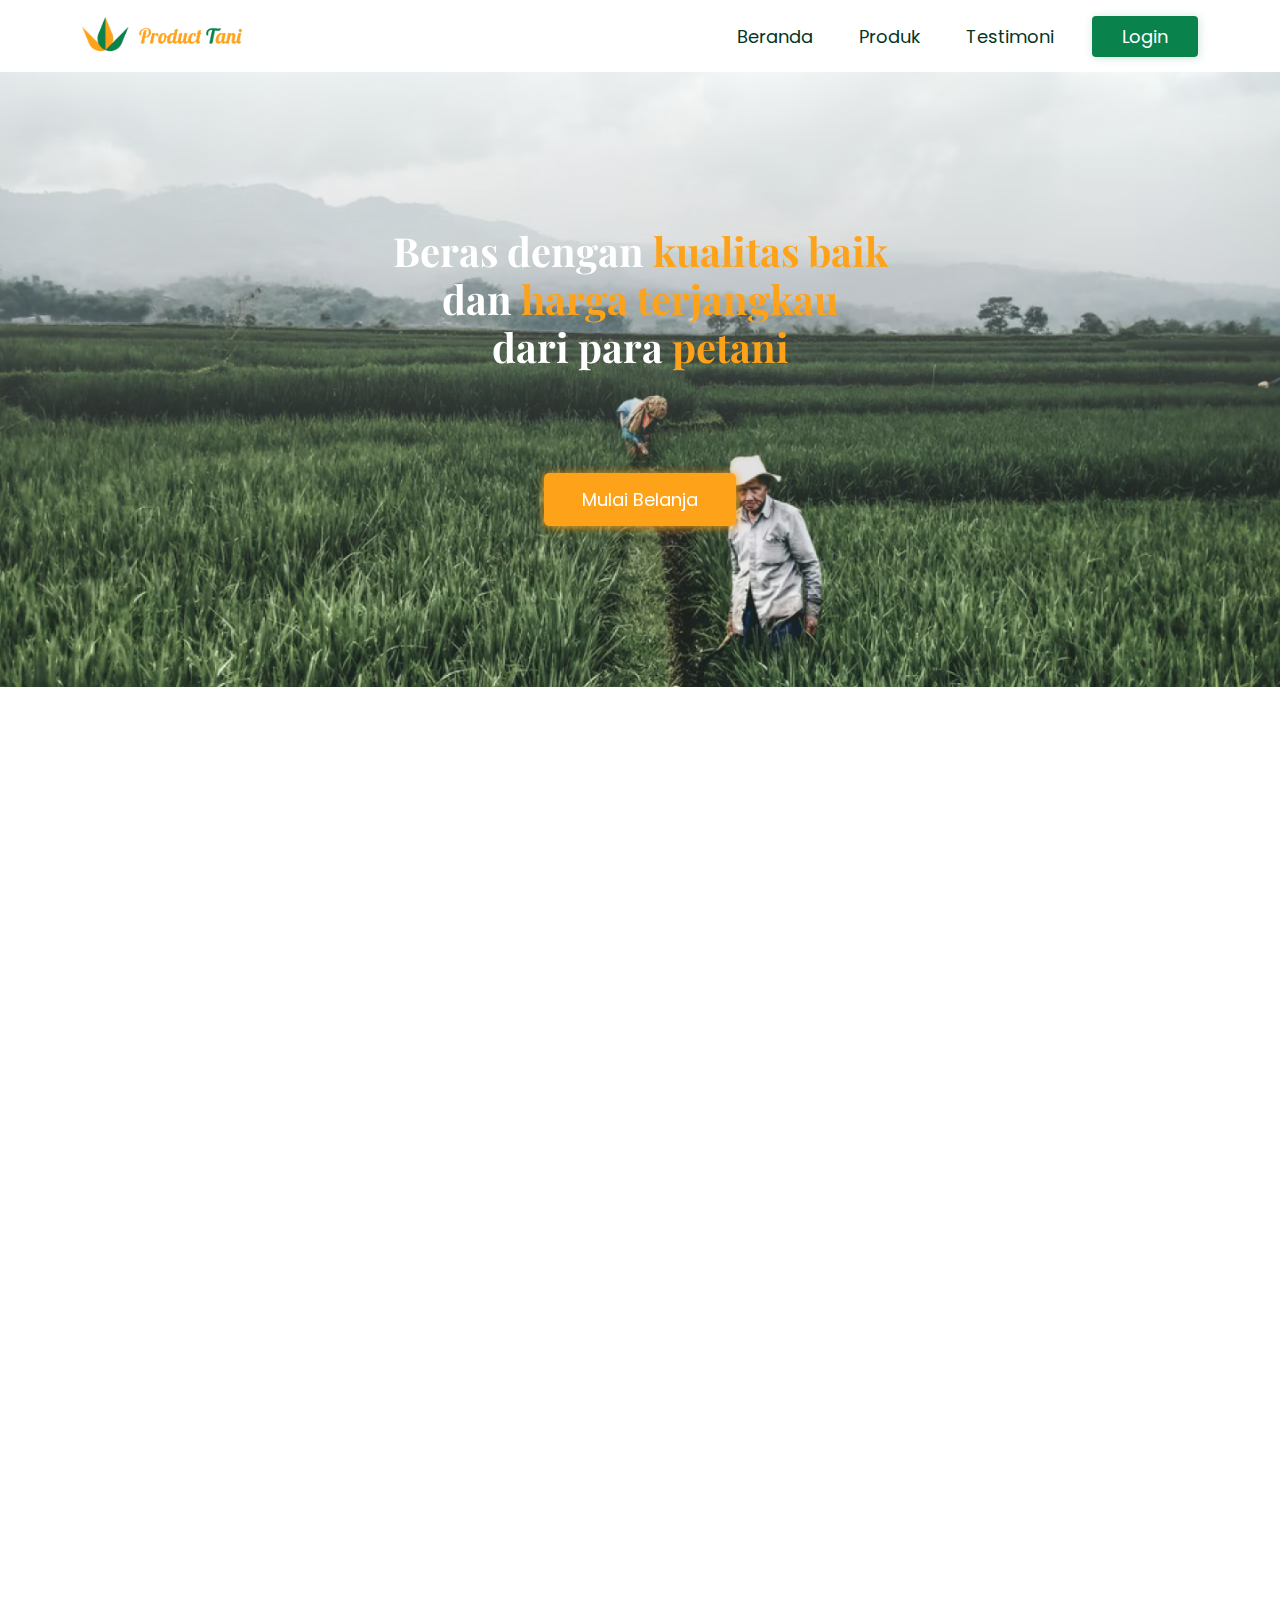
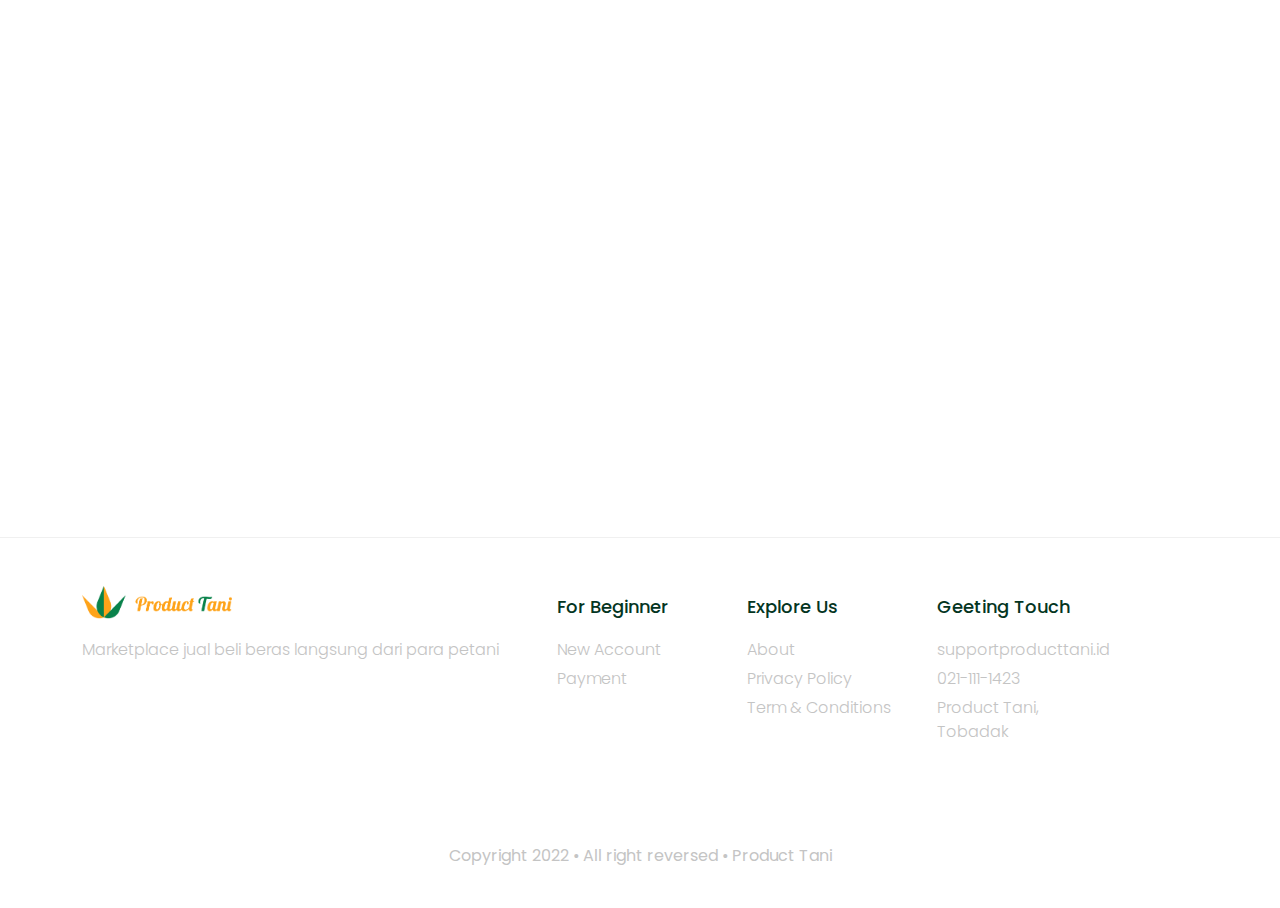
<file: index.html>
<!DOCTYPE html>
<html lang="en">
<head>
    <meta charset="UTF-8">
    <meta http-equiv="X-UA-Compatible" content="IE=edge">
    <meta name="viewport" content="width=device-width, initial-scale=1.0">
    <link rel="stylesheet" href="asset/bootstrap/css/bootstrap.min.css">
    <link rel="stylesheet" href="style.css">
    <link rel="stylesheet" href="asset/aos/css/aos.css">
    <title>Beranda</title>
</head>
<body>
    <nav class="navbar navbar-expand-lg navbar-light bg-nav">
        <div class="container py-1">
            <a class="navbar-brand text-brand" href="#">
                <img src="asset/img/logo.png" alt="logo" class="img-fluid" width="160px">
            </a>
            <button class="navbar-toggler" type="button" data-bs-toggle="collapse" data-bs-target="#navbarNav" aria-controls="navbarNav" aria-expanded="false" aria-label="Toggle navigation">
            <span class="navbar-toggler-icon"></span>
            </button>
            <div class="collapse navbar-collapse justify-content-end" id="navbarNav">
                <ul class="navbar-nav">
                    <li class="nav-item">
                        <a class="nav-link custom-menu-nav" aria-current="page" href="index.html">Beranda</a>
                    </li>
                    <li class="nav-item">
                        <a class="nav-link custom-menu-nav" href="produk.html">Produk</a>
                    </li>
                    <li class="nav-item">
                        <a class="nav-link custom-menu-nav" href="#">Testimoni</a>
                    </li>
                    <li class="nav-item mt-2">
                        <a class="btn-custom-menu-nav" href="signin.html">Login</a>
                    </li>
                    <!-- <li class="nav-item">
                        <a class="nav-link btn-custom-menu-nav" href="#">Profile</a>
                    </li> -->
                </ul>
            </div>
        </div>
    </nav>
    <header>
        <h1 class="text-center" data-aos="fade-up"
        data-aos-anchor-placement="top-bottom" data-aos-duration="3000">Beras dengan <span>kualitas baik</span> <br>
            dan <span>harga terjangkau</span> <br>
            dari para <span>petani</span>
        </h1>
        <div class="text-center" data-aos="fade-up"
        data-aos-anchor-placement="top-bottom" data-aos-duration="3000">
            <a href="produk.html">Mulai Belanja</a>
        </div>
    </header>
    <main class="container">
        <section class="benefit row justify-content-center">
            <div class="col-10 col-sm-9 col-md-6 col-lg-4">
                <div class="card-benefit mb-3" data-aos="fade-right" data-aos-duration="1000">
                    <div class="d-flex px-3">
                        <div class="mt-3 ml-3">
                            <img src="asset/img/icon-quality.png" width="80px" alt="benefit-produk">
                        </div>
                        <div class="mt-4 benefit-deskripsi">
                            <h6>Kualitas Baik</h6>
                            <p>Untuk kualitas beras sangat baik tentunya</p>
                        </div>
                    </div>
                </div>
            </div>
            <div class="col-10 col-sm-9 col-md-6 col-lg-4">
                <div class="card-benefit mb-3" data-aos="fade-up" data-aos-duration="1000">
                    <div class="d-flex px-3">
                        <div class="mt-3 ml-3">
                            <img src="asset/img/icon-price.png" width="80px" alt="">
                        </div>
                        <div class="mt-4 benefit-deskripsi">
                            <h6>Harga Murah</h6>
                            <p>Harga yang ditawarkan para petani murah</p>
                        </div>
                    </div>
                </div>
            </div>
            <div class="col-10 col-sm-9 col-md-6 col-lg-4">
                <div class="card-benefit mb-3" data-aos="fade-left" data-aos-duration="1000">
                    <div class="d-flex px-3">
                        <div class="mt-3 ml-3">
                            <img src="asset/img/icon-product.png" width="80px" alt="">
                        </div>
                        <div class="mt-4 benefit-deskripsi">
                            <h6>Jenis Beras</h6>
                            <p>Banyak jenis beras yang dijual oleh para petani</p>
                        </div>
                    </div>
                </div>
            </div>
        </section>
        <section class="product">
            <div class="title-product" data-aos="zoom-in-up" data-aos-duration="1000">
                <h1 class="text-center">Produk</h1>
                <p class="text-center">“Berbagai jenis beras dengan harga relatif murah”</p>
            </div>
            <div class="row justify-content-center">
                <div class="col-8 col-sm-6 col-md-6 col-lg-4 col-xl-3">
                    <div class="card-product mb-3" data-aos="zoom-in-up" data-aos-duration="1000">
                        <img src="asset/img/product (1).png" class="w-100 img-fluid px-3 pt-3" alt="">
                        <div class="px-3">
                            <h4>Beras Rojolele</h4>
                            <h6>Rp 16.000/kg</h6>
                        </div>
                        <hr>
                        <div class="row px-3 profile-product pb-2">
                            <div class="col d-flex">
                                <div>
                                    <img src="asset/img/profile (1).png" width="40px" alt="">
                                </div>
                                <div>
                                    <p>Isma</p>
                                </div>
                            </div>
                            <div class="col-4 justify-content-center">
                                <div class="btn-buy-profile">
                                    <a href="">Beli</a>
                                </div>
                            </div>                            
                        </div>
                    </div>
                </div>
                <div class="col-8 col-sm-6 col-md-6 col-lg-4 col-xl-3">
                    <div class="card-product mb-3" data-aos="zoom-in-up" data-aos-duration="1000">
                        <img src="asset/img/product (2).png" class="w-100 img-fluid px-3 pt-3" alt="">
                        <div class="px-3">
                            <h4>Beras Pandanwangi</h4>
                            <h6>Rp 11.000/kg</h6>
                        </div>
                        <hr>
                        <div class="row px-3 profile-product pb-2">
                            <div class="col d-flex">
                                <div>
                                    <img src="asset/img/profile (2).png" width="40px" alt="">
                                </div>
                                <div>
                                    <p>M.Yusuf</p>
                                </div>
                            </div>
                            <div class="col-4 col-lg2 justify-content-center">
                                <div class="btn-buy-profile">
                                    <a href="">Beli</a>
                                </div>
                            </div>                            
                        </div>
                    </div>
                </div>
                <div class="col-8 col-sm-6 col-md-6 col-lg-4 col-xl-3">
                    <div class="card-product mb-3" data-aos="zoom-in-up" data-aos-duration="1000">
                        <img src="asset/img/product (3).png" class="w-100 img-fluid px-3 pt-3" alt="">
                        <div class="px-3">
                            <h4>Beras IR64</h4>
                            <h6>Rp 9.000/kg</h6>
                        </div>
                        <hr>
                        <div class="row px-3 profile-product pb-2">
                            <div class="col d-flex">
                                <div>
                                    <img src="asset/img/profile (3).png" width="40px" alt="">
                                </div>
                                <div>
                                    <p>Suryono</p>
                                </div>
                            </div>
                            <div class="col-4 col-lg2 justify-content-center">
                                <div class="btn-buy-profile">
                                    <a href="">Beli</a>
                                </div>
                            </div>                            
                        </div>
                    </div>
                </div>
                <div class="col-8 col-sm-6 col-md-6 col-lg-4 col-xl-3">
                    <div class="card-product mb-3" data-aos="zoom-in-up" data-aos-duration="1000">
                        <img src="asset/img/product (4).png" class="w-100 img-fluid px-3 pt-3" alt="">
                        <div class="px-3">
                            <h4>Beras Solok</h4>
                            <h6>Rp 16.000/kg</h6>
                        </div>
                        <hr>
                        <div class="row px-3 profile-product pb-2">
                            <div class="col d-flex">
                                <div>
                                    <img src="asset/img/profile (4).png" width="40px" alt="">
                                </div>
                                <div>
                                    <p>Supono</p>
                                </div>
                            </div>
                            <div class="col-4 col-lg2 justify-content-center">
                                <div class="btn-buy-profile">
                                    <a href="">Beli</a>
                                </div>
                            </div>                            
                        </div>
                    </div>
                </div>
            </div>
            <div class="text-center btn-lainnya" data-aos="zoom-in-up" data-aos-duration="2000">
                <a href="">Lainnya</a>
            </div>
        </section>
        <section class="testimoni">
            <div class="title-testimoni text-center" data-aos="zoom-in-down" data-aos-duration="1000">
                <h1>Testimoni</h1>
                <p>“Pengalaman mereka berbelanja langsung <br>
                dengan para petani lewat platform ini”</p>
            </div>
            <div class="row justify-content-center">
                <div class="col-10 col-sm-9 col-md-6 col-lg-4 col-xl-3">
                    <div class="card-testimoni d-flex mb-4" data-aos="zoom-in-down" data-aos-duration="1000">
                        <div>
                            <img src="asset/img/testimoni (1).png" width="50px" alt="">
                        </div>
                        <div class="title-card-testimoni">
                            <h5>Hermawan</h5>
                            <h6>Wiraswasta</h6>
                            <p>“Beras yang ditawarkan relatif murah”</p>
                        </div>
                    </div>
                </div>
                <div class="col-10 col-sm-9 col-md-6 col-lg-4 col-xl-3">
                    <div class="card-testimoni d-flex mb-4" data-aos="zoom-in-down" data-aos-duration="1000">
                        <div>
                            <img src="asset/img/testimoni (2).png" width="50px" alt="">
                        </div>
                        <div class="title-card-testimoni">
                            <h5>Lisa</h5>
                            <h6>Ibu Rumah Tangga</h6>
                            <p>“Berbagai jenis beras tersedia disini”</p>
                        </div>
                    </div>
                </div>
                <div class="col-10 col-sm-9 col-md-6 col-lg-4 col-xl-3">
                    <div class="card-testimoni d-flex mb-4" data-aos="zoom-in-down" data-aos-duration="1000">
                        <div>
                            <img src="asset/img/testimoni (3).png" width="50px" alt="">
                        </div>
                        <div class="title-card-testimoni">
                            <h5>Arnold</h5>
                            <h6>PNS</h6>
                            <p>“Selalu belanja disini karena murah”</p>
                        </div>
                    </div>
                </div>
                <div class="col-10 col-sm-9 col-md-6 col-lg-4 col-xl-3">
                    <div class="card-testimoni d-flex mb-4" data-aos="zoom-in-down" data-aos-duration="1000">
                        <div>
                            <img src="asset/img/testimoni (4).png" width="50px" alt="">
                        </div>
                        <div class="title-card-testimoni">
                            <h5>Angel</h5>
                            <h6>Wiraswasta</h6>
                            <p>“Harga yang murah dan kualitas baik”</p>
                        </div>
                    </div>
                </div>
            </div>
        </section>
    </main>
    <footer>
        <hr>
        <div class="container">
            <div class="row mt-5">
                <div class="col-12 col-sm-12 col-md-6 col-lg-5">
                    <img src="asset/img/logo.png" width="150px" alt="">
                    <div class="mt-3 desk">
                        <p>Marketplace jual beli beras langsung dari para petani</p>
                    </div>
                </div>
                <div class="col-12 col-sm-12 col-md-6 col-lg-2">
                    <h6>For Beginner</h6>
                    <div class="sub-footer">
                        <p><a href="#">New Account</a></p>
                        <p><a href="#">Payment</a></p>
                    </div>
                </div>
                <div class="col-12 col-sm-12 col-md-6 col-lg-2">
                    <h6>Explore Us</h6>
                    <div class="sub-footer">
                        <p><a href="#">About</a></p>
                        <p><a href="#">Privacy Policy</a></p>
                        <p><a href="#">Term & Conditions</a></p>
                    </div>
                </div>
                <div class="col-12 col-sm-12 col-md-6 col-lg-2">
                    <h6>Geeting Touch</h6>
                    <div class="sub-footer">
                        <p><a href="#">supportproducttani.id</a></p>
                        <p><a href="#">021-111-1423</a></p>
                        <p><a href="#">Product Tani, Tobadak</a></p>
                    </div>
                </div>
            </div>
            <div class="text-center copyright">
                <p>Copyright 2022 • All right reversed • Product Tani</p>
            </div>
        </div>
    </footer>
    <script src="asset/bootstrap/js/bootstrap.min.js"></script>
    <script src="asset/aos/js/aos.js"></script>
    <script>
        AOS.init();
    </script>
</body>
</html>
</file>
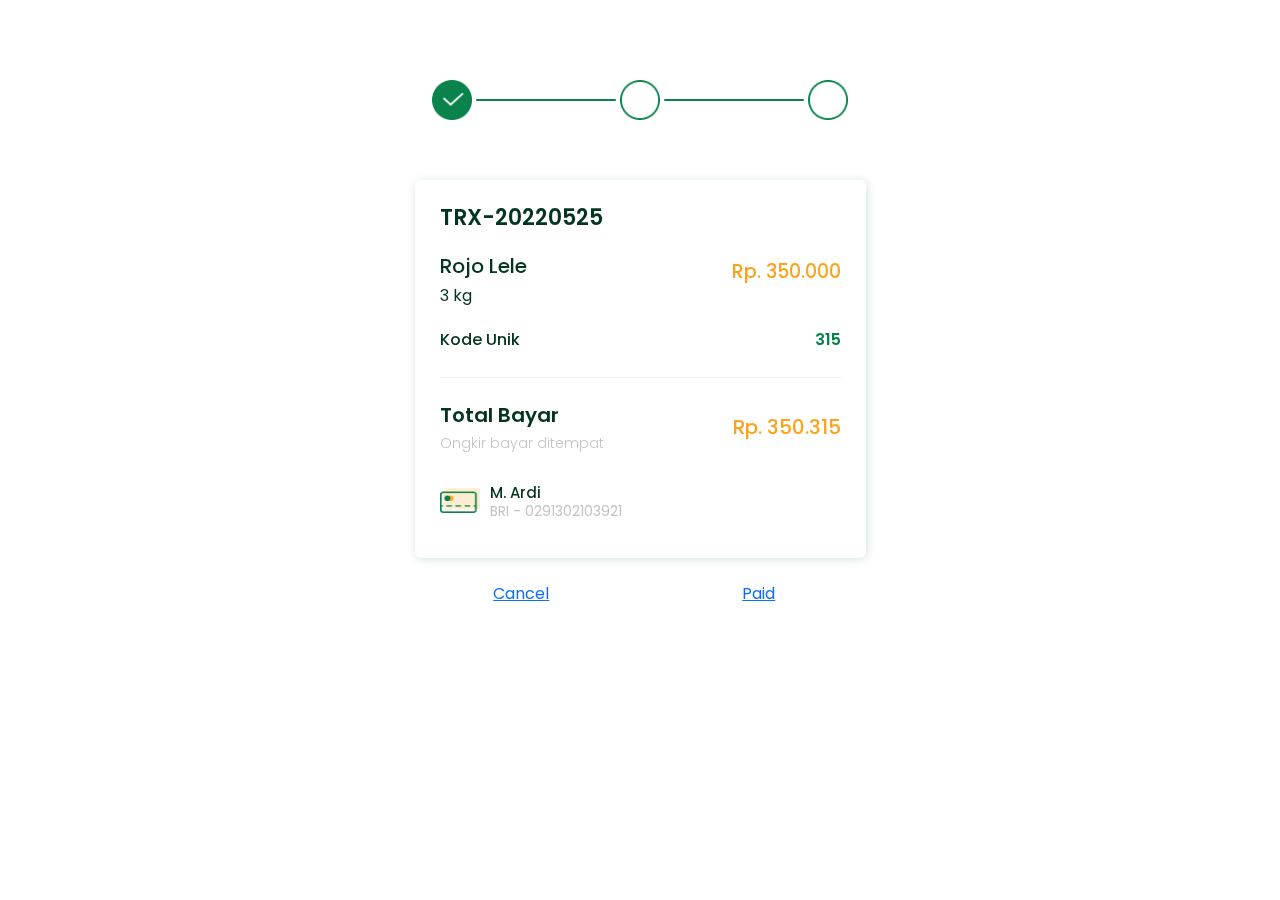
<file: checkout_step_1.html>
<!DOCTYPE html>
<html lang="en">
<head>
    <meta charset="UTF-8">
    <meta http-equiv="X-UA-Compatible" content="IE=edge">
    <meta name="viewport" content="width=device-width, initial-scale=1.0">
    <link rel="stylesheet" href="asset/bootstrap/css/bootstrap.min.css">
    <link rel="stylesheet" href="style.css">    
    <link rel="stylesheet" href="asset/aos/css/aos.css">
    <title>Step 1</title>
</head>
<body class="container">
    <main class="step-1">
        <section class="step-bar d-flex">
            <div class="row mx-auto">
                <div>
                    <img src="asset/img/check.png" class="img-check" alt="">
                    <img src="asset/img/line.png" class="img-line" alt="">
                    <img src="asset/img/uncheck.png" class="img-check" alt="">
                    <img src="asset/img/line.png" class="img-line" alt="">
                    <img src="asset/img/uncheck.png" class="img-check" alt="">                    
                </div>
            </div>
        </section>
        <section class="row justify-content-center">
            <div class="col-10 col-sm-10 col-md-8 col-lg-6 col-xl-5 ">
                <div class="card-product" data-aos="zoom-in-up" data-aos-duration="1000">
                    <h1 class="title-transaksi">TRX-20220525</h1>
                    <div class="row">
                        <div class="col">
                            <div>
                                <h2 class="title-product">Rojo Lele</h2>
                            </div>
                            <div>
                                <h3 class="quantity-product">3 kg</h3>
                            </div>
                        </div>
                        <div class="col align-self-center">
                            <h2 class="sub-total">Rp. 350.000</h2>
                        </div>
                    </div>
                    <div class="row mt-3">
                        <div class="col">
                            <h3 class="title-kode-unik">Kode Unik</h3>
                        </div>
                        <div class="col">
                            <h4 class="kode-unik">315</h4>
                        </div>
                    </div>
                    <hr>
                    <div class="row total-bayar-row">
                        <div class="col">
                            <div>
                                <h1 class="title-total">Total Bayar</h1>
                            </div>
                            <div>
                                <h6 class="note-ongkir">Ongkir bayar ditempat</h6>
                            </div>
                        </div>
                        <div class="col align-self-center">
                            <h5 class="total-price">Rp. 350.315</h5>
                        </div>
                    </div>
                    <div class="rekening d-flex">
                        <div class="mt-2">
                            <img src="asset/img/icon_bank.png" width="40px" alt="">
                        </div>
                        <div class="desk-rekening">
                            <h6 class="nama-penjual">M. Ardi</h6>
                            <p class="rek-penjual">BRI - 0291302103921</p>
                        </div>
                    </div>
                </div>
                <div class="row mt-4">
                    <div class="col">
                        <div class="btn-cancel-step-1 text-center" data-aos="zoom-in-up" data-aos-duration="1000">
                            <a href="produk.html">Cancel</a>
                        </div>
                    </div>
                    <div class="col">
                        <div class="btn-paid-step-1 text-center" data-aos="zoom-in-up" data-aos-duration="1000">
                            <a href="checkout_step_2.html">Paid</a>
                        </div>
                    </div>
                </div>
            </div>
        </section>
    </main>
    <script src="asset/bootstrap/js/bootstrap.min.js"></script>
    <script src="asset/aos/js/aos.js"></script>
    <script>
        AOS.init();
    </script>
</body>
</html>
</file>
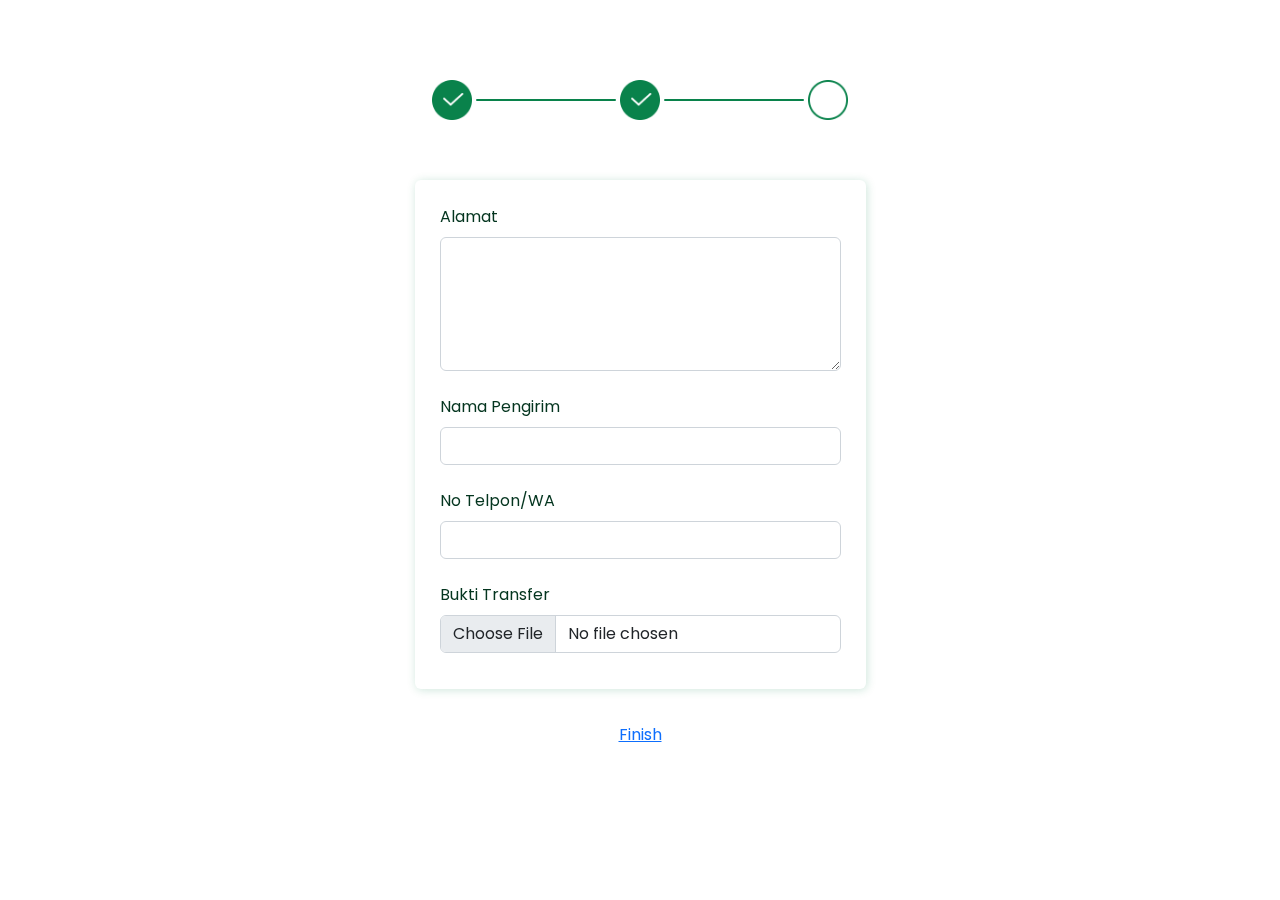
<file: checkout_step_2.html>
<!DOCTYPE html>
<html lang="en">
<head>
    <meta charset="UTF-8">
    <meta http-equiv="X-UA-Compatible" content="IE=edge">
    <meta name="viewport" content="width=device-width, initial-scale=1.0">
    <link rel="stylesheet" href="asset/bootstrap/css/bootstrap.min.css">
    <link rel="stylesheet" href="style.css">  
    <link rel="stylesheet" href="asset/aos/css/aos.css">  
    <title>Step 2</title>
</head>
<body class="container">
    <main class="step-2">
        <section class="step-bar d-flex">
            <div class="row mx-auto">
                <div>
                    <img src="asset/img/check.png" class="img-check" alt="">
                    <img src="asset/img/line.png" class="img-line" alt="">
                    <img src="asset/img/check.png" class="img-check" alt="">
                    <img src="asset/img/line.png" class="img-line" alt="">
                    <img src="asset/img/uncheck.png" class="img-check" alt="">                    
                </div>
            </div>
        </section>
        <section class="row justify-content-center">
            <div class="col-10 col-sm-10 col-md-8 col-lg-6 col-xl-5 "  data-aos="zoom-in-up" data-aos-duration="1000">
                <div class="card-product">
                    <div>
                        <label for="alamat">Alamat</label>
                    </div>
                    <div class="mt-2">
                        <textarea name="alamat" id="alamat" class="form-control col-alamat" cols="30" rows="5"></textarea>
                    </div>
                    <div class="mt-4">
                        <label for="nama_pengirim">Nama Pengirim</label>
                    </div>
                    <div class="mt-2">
                        <input type="text" name="nama_pengirim" class="form-control" id="nama_pengirim">
                    </div>
                    <div class="mt-4">
                        <label for="no_telpon">No Telpon/WA</label>
                    </div>
                    <div class="mt-2">
                        <input type="text" name="no_telpon" class="form-control" id="no_telpon">
                    </div>
                    <div class="mt-4">
                        <label for="bukti_pembayaran">Bukti Transfer</label>
                    </div>
                    <div class="mt-2 mb-3">
                        <input type="file" name="bukti_pembayaran" class="form-control" id="bukti_pembayaran">
                    </div>
                </div>
                <div class="btn-finish-step-2 text-center">
                    <a href="checkout_step_3.html">Finish</a>
                </div>
            </div>
        </section>
    </main>
    <script src="asset/bootstrap/js/bootstrap.min.js"></script>
    <script src="asset/aos/js/aos.js"></script>
    <script>
        AOS.init();
    </script>
</body>
</html>
</file>
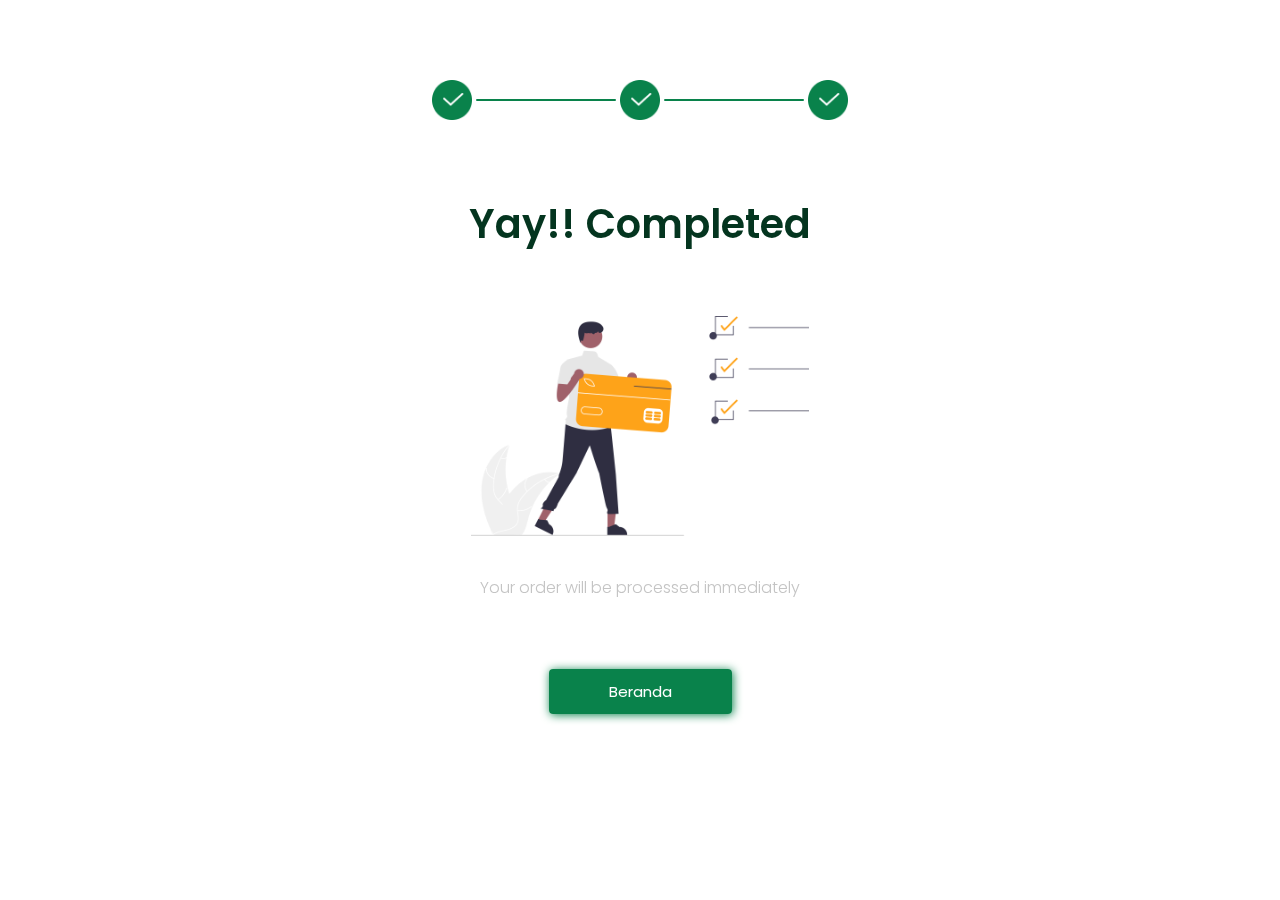
<file: checkout_step_3.html>
<!DOCTYPE html>
<html lang="en">
<head>
    <meta charset="UTF-8">
    <meta http-equiv="X-UA-Compatible" content="IE=edge">
    <meta name="viewport" content="width=device-width, initial-scale=1.0">
    <link rel="stylesheet" href="asset/bootstrap/css/bootstrap.min.css">
    <link rel="stylesheet" href="style.css">    
    <link rel="stylesheet" href="asset/aos/css/aos.css">
    <title>Step 3</title>
</head>
<body class="container">
    <main class="step-3">
        <section class="step-bar d-flex">
            <div class="row mx-auto">
                <div>
                    <img src="asset/img/check.png" class="img-check" alt="">
                    <img src="asset/img/line.png" class="img-line" alt="">
                    <img src="asset/img/check.png" class="img-check" alt="">
                    <img src="asset/img/line.png" class="img-line" alt="">
                    <img src="asset/img/check.png" class="img-check" alt="">                    
                </div>
            </div>
        </section>
        <section class="row justify-content-center">
            <div class="col-10 col-sm-10 col-md-8 col-lg-6 col-xl-5 ">
                <section class="text-center">
                    <h1 data-aos="zoom-in-up" data-aos-duration="2000">Yay!! Completed</h1>
                    <img src="asset/img/success.png" class="w-75 img-success" alt="" data-aos="zoom-in-up" data-aos-duration="2000">
                    <p data-aos="zoom-in-up" data-aos-duration="2000">Your order will be processed immediately</p>
                </section>
                <div class="btn-finish-step-3 text-center" data-aos="zoom-in-up" data-aos-duration="2000">
                    <a href="index.html">Beranda</a>
                </div>
            </div>
        </section>
    </main>
    <script src="asset/bootstrap/js/bootstrap.min.js"></script>
    <script src="asset/aos/js/aos.js"></script>
    <script>
        AOS.init();
    </script>
</body>
</html>
</file>
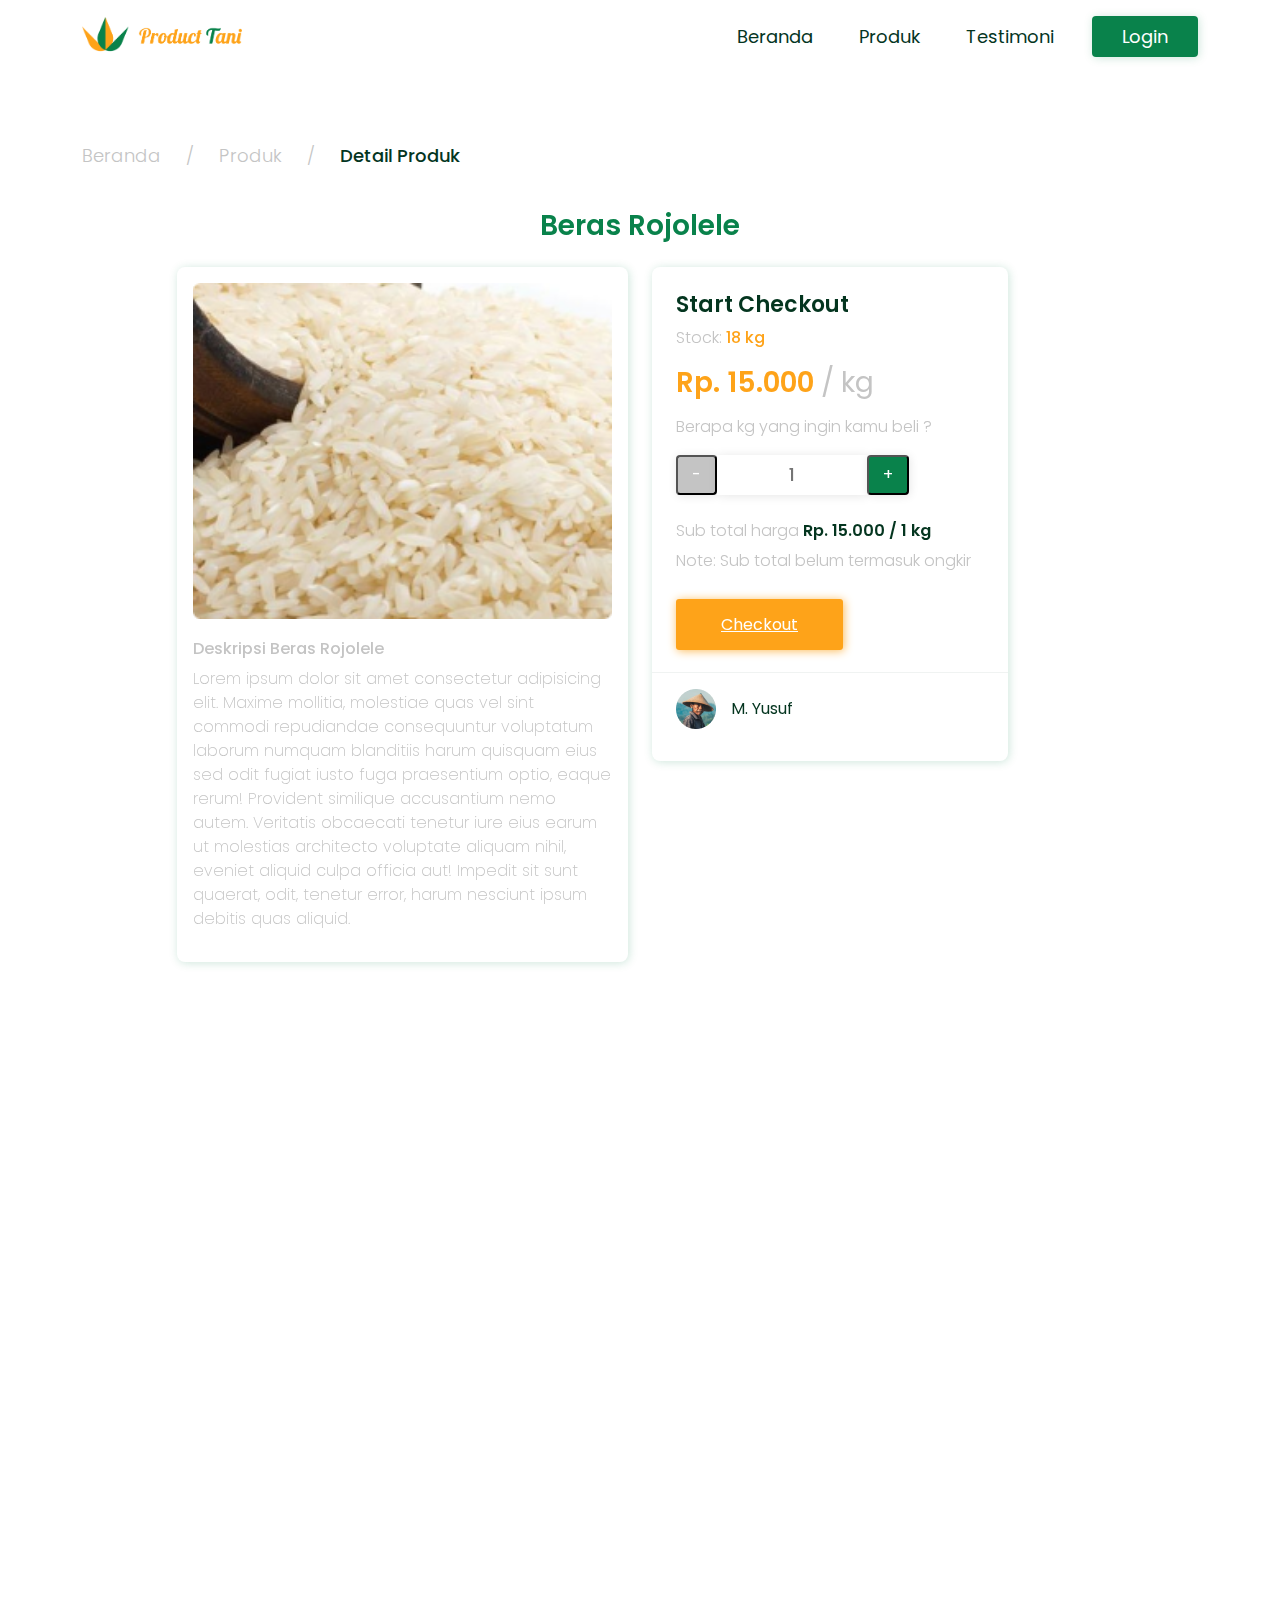
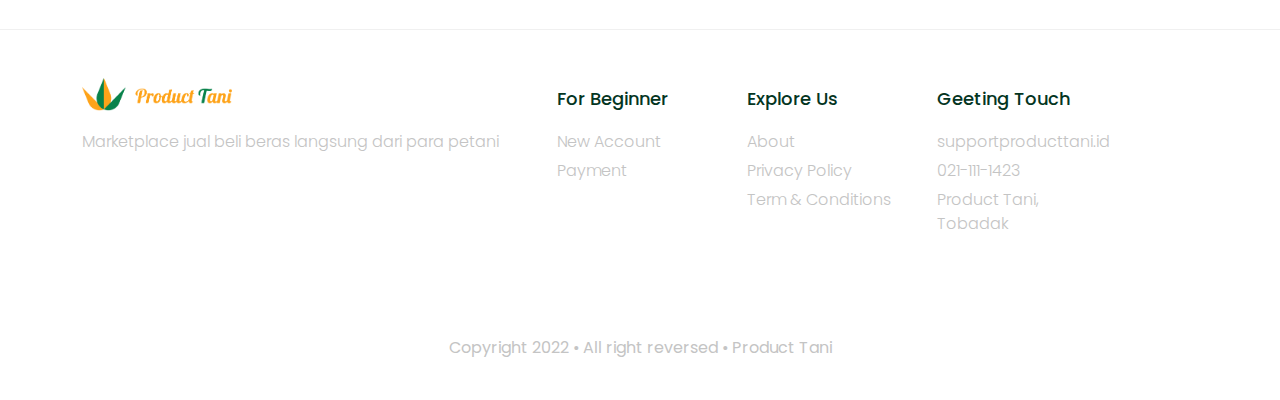
<file: detail_produk.html>
<!DOCTYPE html>
<html lang="en">
<head>
    <meta charset="UTF-8">
    <meta http-equiv="X-UA-Compatible" content="IE=edge">
    <meta name="viewport" content="width=device-width, initial-scale=1.0">
    <link rel="stylesheet" href="asset/bootstrap/css/bootstrap.min.css">
    <link rel="stylesheet" href="style.css">
    <link rel="stylesheet" href="asset/aos/css/aos.css">
    <title>Detail Produk</title>
</head>
<body>
    <nav class="navbar navbar-expand-lg navbar-light bg-nav">
        <div class="container py-1">
            <a class="navbar-brand text-brand" href="#">
                <img src="asset/img/logo.png" alt="logo" class="img-fluid" width="160px">
            </a>
            <button class="navbar-toggler" type="button" data-bs-toggle="collapse" data-bs-target="#navbarNav" aria-controls="navbarNav" aria-expanded="false" aria-label="Toggle navigation">
            <span class="navbar-toggler-icon"></span>
            </button>
            <div class="collapse navbar-collapse justify-content-end" id="navbarNav">
                <ul class="navbar-nav">
                    <li class="nav-item">
                        <a class="nav-link custom-menu-nav" aria-current="page" href="index.html">Beranda</a>
                    </li>
                    <li class="nav-item">
                        <a class="nav-link custom-menu-nav" href="produk.html">Produk</a>
                    </li>
                    <li class="nav-item">
                        <a class="nav-link custom-menu-nav" href="#">Testimoni</a>
                    </li>
                    <li class="nav-item mt-2">
                        <a class="btn-custom-menu-nav" href="#">Login</a>
                    </li>
                </ul>
            </div>
        </div>
    </nav>
    <main class="container main-class">
        <section>
            <div class="breadcrumb-custom">
                <p><a href="index.html">Beranda</a> <span class="garing-bread">/</span> <a href="produk.html">Produk</a> <span class="garing-bread">/</span> <span class="detail-breadcrumb">Detail Produk</span></p>
            </div>
        </section>
        <section class="detail-product">
            <h1 class="title" data-aos="zoom-in-up" data-aos-duration="1000">Beras Rojolele</h1>
            <div class="row mt-4 justify-content-center justify-content-md-center justify-content-xl-start">
                <div class="col-12 col-sm-10 col-md-8 col-lg-6 col-xl-5 offset-xl-1">
                    <div class="card-product mb-4" data-aos="zoom-in-up" data-aos-duration="1000">
                        <div class="px-3 pt-3">
                            <img src="asset/img/product (1).png" alt="" class="img-fluid w-100">
                        </div>
                        <div class="deskripsi-product px-3">
                            <h6>Deskripsi Beras Rojolele</h6>
                            <p>
                                Lorem ipsum dolor sit amet consectetur adipisicing elit. Maxime mollitia,
                                molestiae quas vel sint commodi repudiandae consequuntur voluptatum laborum
                                numquam blanditiis harum quisquam eius sed odit fugiat iusto fuga praesentium
                                optio, eaque rerum! Provident similique accusantium nemo autem. Veritatis
                                obcaecati tenetur iure eius earum ut molestias architecto voluptate aliquam
                                nihil, eveniet aliquid culpa officia aut! Impedit sit sunt quaerat, odit,
                                tenetur error, harum nesciunt ipsum debitis quas aliquid.
                            </p>
                        </div>
                    </div>
                </div>
                <div class="col-12 col-sm-10 col-md-8 col-lg-5 col-xl-4">
                    <div class="card-product" data-aos="zoom-in-up" data-aos-duration="1000">
                        <div class="mx-4 detail-checkout">
                            <h4>Start Checkout</h4>
                            <p>Stock: <span class="stock">18 kg</span></p>
                            <h3><span class="price">Rp. 15.000</span> / kg</h3>
                            <p class="quest">Berapa kg yang ingin kamu beli ?</p>
                            <div class="d-flex">
                                <button class="btn-minus" onclick="dec()">-</button>
                                <input type="text" placeholder="1" name="jumlah" id="jumlah">
                                <button class="btn-plus" onclick="inc()">+</button>
                            </div>
                            <p class="mt-4">Sub total harga <span class="sub-total" id="subTotal">Rp. 15.000 / 1 kg</span></p>
                            <p class="note">Note: Sub total belum termasuk ongkir</p>
                            <div class="btn-checkout-margin">
                                <a href="checkout_step_1.html" class="btn-checkout-detail">Checkout</a>
                            </div>
                        </div>
                        <hr class="hr-checkout">
                        <div class="mx-4 d-flex pb-4 profile-checkout">
                            <div>
                                <img src="asset/img/profile (2).png" alt="">
                            </div>
                            <div>
                                <p>M. Yusuf</p>
                            </div>
                        </div>
                    </div>
                </div>
            </div>
        </section>
        <section class="detail-product-lain">
            <h1 data-aos="zoom-in-up" data-aos-duration="1000">Produk Lainnya</h1>
            <div class="row justify-content-center mt-4">
                <div class="col-8 col-sm-6 col-md-6 col-lg-4 col-xl-3 mb-2">
                    <div class="card-product mb-3" data-aos="zoom-in-up" data-aos-duration="1000">
                        <img src="asset/img/product (1).png" class="w-100 img-fluid px-3 pt-3" alt="">
                        <div class="px-3">
                            <h4>Beras Rojolele</h4>
                            <h6>Rp 16.000/kg</h6>
                        </div>
                        <hr>
                        <div class="row px-3 profile-product pb-2">
                            <div class="col d-flex">
                                <div>
                                    <img src="asset/img/profile (1).png" width="40px" alt="">
                                </div>
                                <div>
                                    <p>Isma</p>
                                </div>
                            </div>
                            <div class="col-4 col-lg2 justify-content-center">
                                <div class="btn-buy-profile">
                                    <a href="">Beli</a>
                                </div>
                            </div>                            
                        </div>
                    </div>
                </div>
                <div class="col-8 col-sm-6 col-md-6 col-lg-4 col-xl-3 mb-2">
                    <div class="card-product mb-3" data-aos="zoom-in-up" data-aos-duration="1000">
                        <img src="asset/img/product (2).png" class="w-100 img-fluid px-3 pt-3" alt="">
                        <div class="px-3">
                            <h4>Beras Pandanwangi</h4>
                            <h6>Rp 11.000/kg</h6>
                        </div>
                        <hr>
                        <div class="row px-3 profile-product pb-2">
                            <div class="col d-flex">
                                <div>
                                    <img src="asset/img/profile (2).png" width="40px" alt="">
                                </div>
                                <div>
                                    <p>M.Yusuf</p>
                                </div>
                            </div>
                            <div class="col-4 col-lg2 justify-content-center">
                                <div class="btn-buy-profile">
                                    <a href="">Beli</a>
                                </div>
                            </div>                            
                        </div>
                    </div>
                </div>
                <div class="col-8 col-sm-6 col-md-6 col-lg-4 col-xl-3 mb-2">
                    <div class="card-product mb-3" data-aos="zoom-in-up" data-aos-duration="1000">
                        <img src="asset/img/product (3).png" class="w-100 img-fluid px-3 pt-3" alt="">
                        <div class="px-3">
                            <h4>Beras IR64</h4>
                            <h6>Rp 9.000/kg</h6>
                        </div>
                        <hr>
                        <div class="row px-3 profile-product pb-2">
                            <div class="col d-flex">
                                <div>
                                    <img src="asset/img/profile (3).png" width="40px" alt="">
                                </div>
                                <div>
                                    <p>Suryono</p>
                                </div>
                            </div>
                            <div class="col-4 col-lg2 justify-content-center">
                                <div class="btn-buy-profile">
                                    <a href="">Beli</a>
                                </div>
                            </div>                            
                        </div>
                    </div>
                </div>
                <div class="col-8 col-sm-6 col-md-6 col-lg-4 col-xl-3 mb-2">
                    <div class="card-product mb-3" data-aos="zoom-in-up" data-aos-duration="1000">
                        <img src="asset/img/product (4).png" class="w-100 img-fluid px-3 pt-3" alt="">
                        <div class="px-3">
                            <h4>Beras Solok</h4>
                            <h6>Rp 16.000/kg</h6>
                        </div>
                        <hr>
                        <div class="row px-3 profile-product pb-2">
                            <div class="col d-flex">
                                <div>
                                    <img src="asset/img/profile (4).png" width="40px" alt="">
                                </div>
                                <div>
                                    <p>Supono</p>
                                </div>
                            </div>
                            <div class="col-4 col-lg2 justify-content-center">
                                <div class="btn-buy-profile">
                                    <a href="">Beli</a>
                                </div>
                            </div>                            
                        </div>
                    </div>
                </div>
            </div>
        </section>
    </main>
    <footer>
        <hr>
        <div class="container">
            <div class="row mt-5">
                <div class="col-12 col-sm-12 col-md-6 col-lg-5">
                    <img src="asset/img/logo.png" width="150px" alt="">
                    <div class="mt-3 desk">
                        <p>Marketplace jual beli beras langsung dari para petani</p>
                    </div>
                </div>
                <div class="col-12 col-sm-12 col-md-6 col-lg-2">
                    <h6>For Beginner</h6>
                    <div class="sub-footer">
                        <p><a href="#">New Account</a></p>
                        <p><a href="#">Payment</a></p>
                    </div>
                </div>
                <div class="col-12 col-sm-12 col-md-6 col-lg-2">
                    <h6>Explore Us</h6>
                    <div class="sub-footer">
                        <p><a href="#">About</a></p>
                        <p><a href="#">Privacy Policy</a></p>
                        <p><a href="#">Term & Conditions</a></p>
                    </div>
                </div>
                <div class="col-12 col-sm-12 col-md-6 col-lg-2">
                    <h6>Geeting Touch</h6>
                    <div class="sub-footer">
                        <p><a href="#">supportproducttani.id</a></p>
                        <p><a href="#">021-111-1423</a></p>
                        <p><a href="#">Product Tani, Tobadak</a></p>
                    </div>
                </div>
            </div>
            <div class="text-center copyright">
                <p>Copyright 2022 • All right reversed • Product Tani</p>
            </div>
        </div>
    </footer>
    <script>
        let a = 1;
        const sub_total = document.getElementById("subTotal");
        function rubah(angka){
            let reverse = angka.toString().split('').reverse().join(''),
            ribuan = reverse.match(/\d{1,3}/g);
            ribuan = ribuan.join('.').split('').reverse().join('');
            return ribuan;
        }
        function inc(){
            let jumlah = document.getElementById("jumlah");
            jumlah.value=a;
            a++;
            jumlah.value=a;
            let angka = a*15000;
            sub_total.innerHTML = "Rp. "+rubah(angka)+"/ "+a+" Kg";
        }
        function dec(){
            let jumlah = document.getElementById("jumlah");
            jumlah.value=a;
            if(a >= 1){
                a--;
            }
            jumlah.value=a;
            let angka = a*15000;
            sub_total.innerHTML = "Rp. "+rubah(angka)+"/ "+a+" Kg";
        }
    </script>
    <script src="asset/bootstrap/js/bootstrap.min.js"></script>
    <script src="asset/aos/js/aos.js"></script>
    <script>
        AOS.init();
    </script>
</body>
</html>
</file>
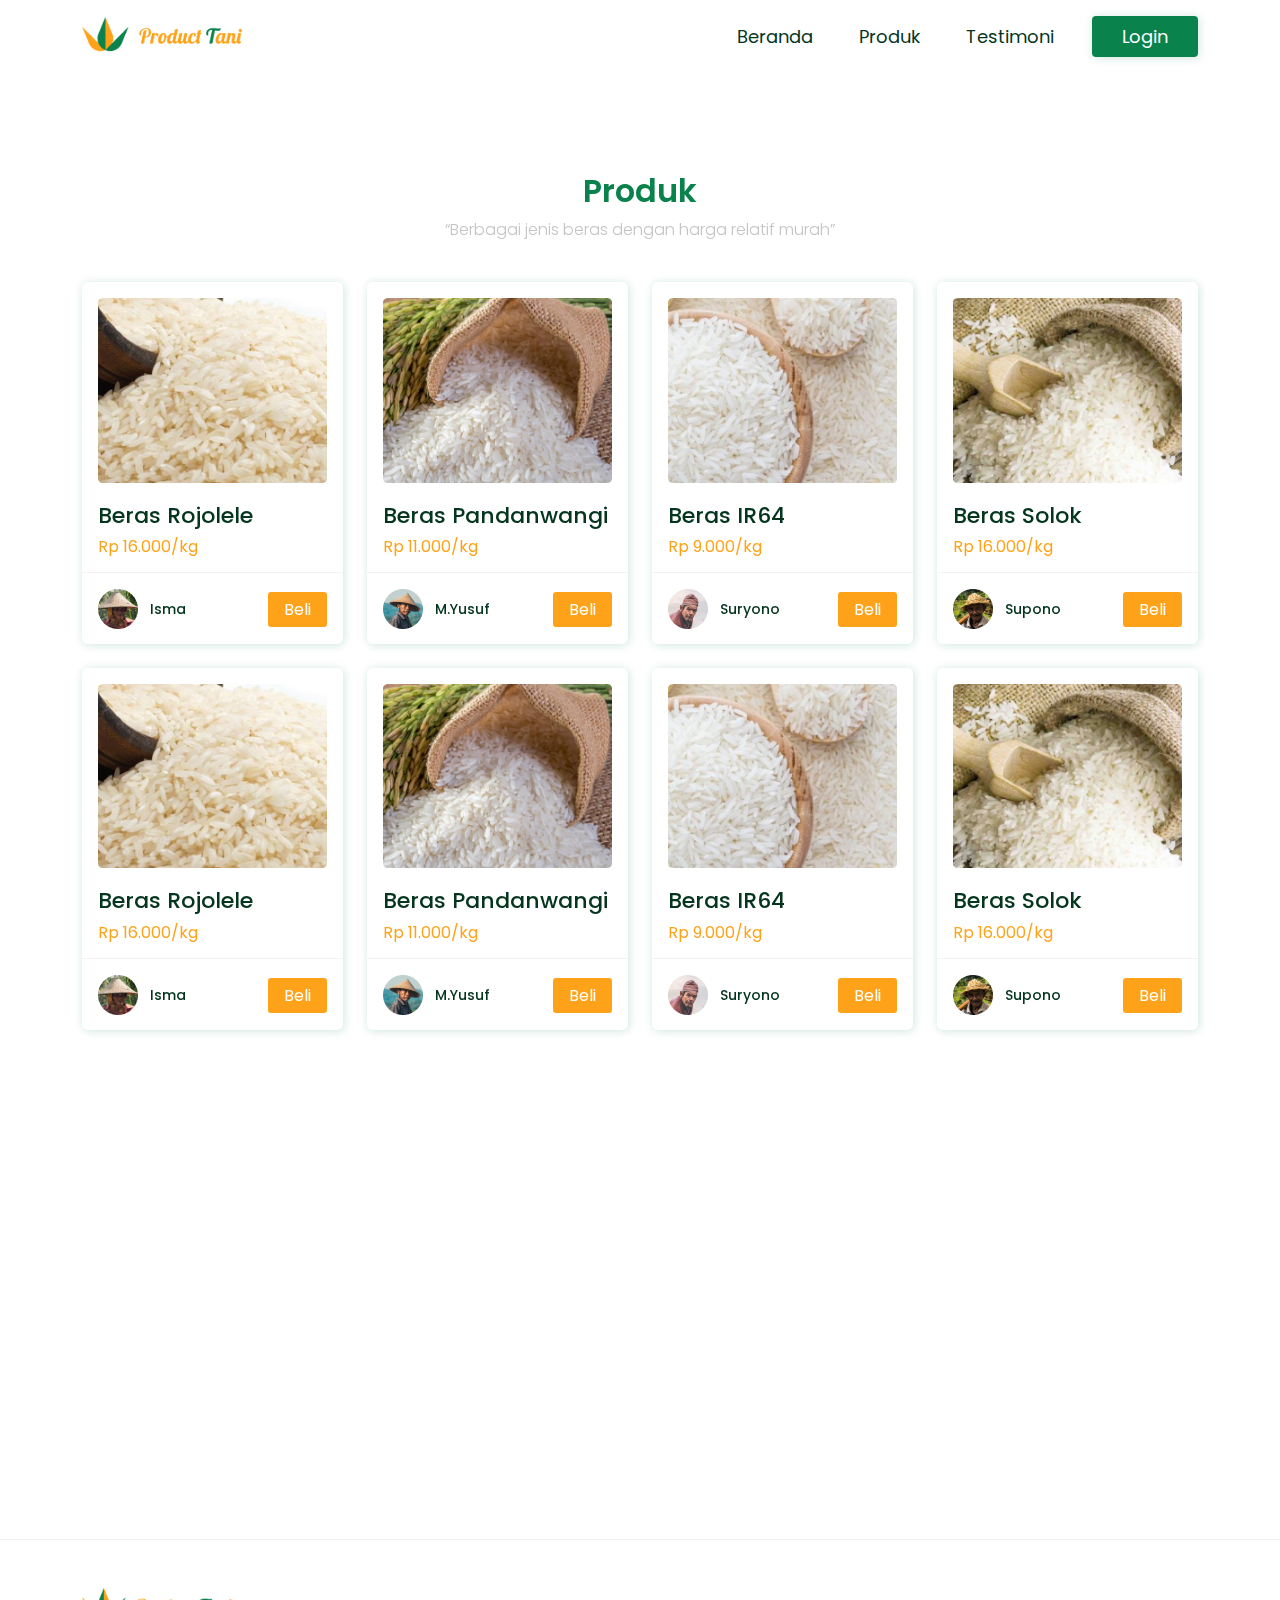
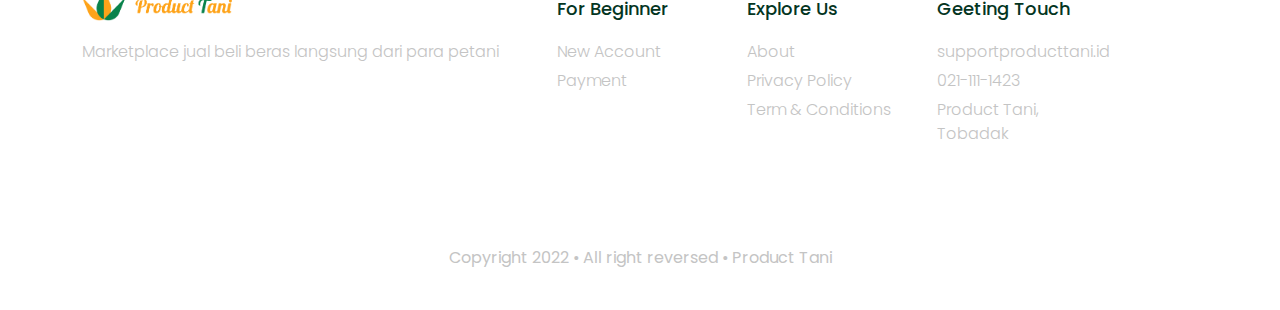
<file: produk.html>
<!DOCTYPE html>
<html lang="en">
<head>
    <meta charset="UTF-8">
    <meta http-equiv="X-UA-Compatible" content="IE=edge">
    <meta name="viewport" content="width=device-width, initial-scale=1.0">
    <link rel="stylesheet" href="asset/bootstrap/css/bootstrap.min.css">
    <link rel="stylesheet" href="style.css">
    <link rel="stylesheet" href="asset/aos/css/aos.css">
    <title>Produk</title>
</head>
<body>
    <nav class="navbar navbar-expand-lg navbar-light bg-nav">
        <div class="container py-1">
            <a class="navbar-brand text-brand" href="#">
                <img src="asset/img/logo.png" alt="logo" class="img-fluid" width="160px">
            </a>
            <button class="navbar-toggler" type="button" data-bs-toggle="collapse" data-bs-target="#navbarNav" aria-controls="navbarNav" aria-expanded="false" aria-label="Toggle navigation">
            <span class="navbar-toggler-icon"></span>
            </button>
            <div class="collapse navbar-collapse justify-content-end" id="navbarNav">
                <ul class="navbar-nav">
                    <li class="nav-item">
                        <a class="nav-link custom-menu-nav" aria-current="page" href="index.html">Beranda</a>
                    </li>
                    <li class="nav-item">
                        <a class="nav-link custom-menu-nav" href="produk.html">Produk</a>
                    </li>
                    <li class="nav-item">
                        <a class="nav-link custom-menu-nav" href="#">Testimoni</a>
                    </li>
                    <li class="nav-item mt-2">
                        <a class="btn-custom-menu-nav" href="#">Login</a>
                    </li>
                </ul>
            </div>
        </div>
    </nav>
    <main class="container">
        <section class="product">
            <div class="title-product" data-aos="zoom-in-up" data-aos-duration="1000">
                <h1 class="text-center">Produk</h1>
                <p class="text-center">“Berbagai jenis beras dengan harga relatif murah”</p>
            </div>
            <div class="row justify-content-center">
                <div class="col-8 col-sm-6 col-md-6 col-lg-4 col-xl-3 mb-2">
                    <div class="card-product mb-3" data-aos="zoom-in-up" data-aos-duration="1000">
                        <img src="asset/img/product (1).png" class="w-100 img-fluid px-3 pt-3" alt="">
                        <div class="px-3">
                            <h4>Beras Rojolele</h4>
                            <h6>Rp 16.000/kg</h6>
                        </div>
                        <hr>
                        <div class="row px-3 profile-product pb-2">
                            <div class="col d-flex">
                                <div>
                                    <img src="asset/img/profile (1).png" width="40px" alt="">
                                </div>
                                <div>
                                    <p>Isma</p>
                                </div>
                            </div>
                            <div class="col-4 col-lg2 justify-content-center">
                                <div class="btn-buy-profile">
                                    <a href="detail_produk.html">Beli</a>
                                </div>
                            </div>                            
                        </div>
                    </div>
                </div>
                <div class="col-8 col-sm-6 col-md-6 col-lg-4 col-xl-3 mb-2">
                    <div class="card-product mb-3" data-aos="zoom-in-up" data-aos-duration="1000">
                        <img src="asset/img/product (2).png" class="w-100 img-fluid px-3 pt-3" alt="">
                        <div class="px-3">
                            <h4>Beras Pandanwangi</h4>
                            <h6>Rp 11.000/kg</h6>
                        </div>
                        <hr>
                        <div class="row px-3 profile-product pb-2">
                            <div class="col d-flex">
                                <div>
                                    <img src="asset/img/profile (2).png" width="40px" alt="">
                                </div>
                                <div>
                                    <p>M.Yusuf</p>
                                </div>
                            </div>
                            <div class="col-4 col-lg2 justify-content-center">
                                <div class="btn-buy-profile">
                                    <a href="">Beli</a>
                                </div>
                            </div>                            
                        </div>
                    </div>
                </div>
                <div class="col-8 col-sm-6 col-md-6 col-lg-4 col-xl-3 mb-2">
                    <div class="card-product mb-3" data-aos="zoom-in-up" data-aos-duration="1000">
                        <img src="asset/img/product (3).png" class="w-100 img-fluid px-3 pt-3" alt="">
                        <div class="px-3">
                            <h4>Beras IR64</h4>
                            <h6>Rp 9.000/kg</h6>
                        </div>
                        <hr>
                        <div class="row px-3 profile-product pb-2">
                            <div class="col d-flex">
                                <div>
                                    <img src="asset/img/profile (3).png" width="40px" alt="">
                                </div>
                                <div>
                                    <p>Suryono</p>
                                </div>
                            </div>
                            <div class="col-4 col-lg2 justify-content-center">
                                <div class="btn-buy-profile">
                                    <a href="">Beli</a>
                                </div>
                            </div>                            
                        </div>
                    </div>
                </div>
                <div class="col-8 col-sm-6 col-md-6 col-lg-4 col-xl-3 mb-2">
                    <div class="card-product mb-3" data-aos="zoom-in-up" data-aos-duration="1000">
                        <img src="asset/img/product (4).png" class="w-100 img-fluid px-3 pt-3" alt="">
                        <div class="px-3">
                            <h4>Beras Solok</h4>
                            <h6>Rp 16.000/kg</h6>
                        </div>
                        <hr>
                        <div class="row px-3 profile-product pb-2">
                            <div class="col d-flex">
                                <div>
                                    <img src="asset/img/profile (4).png" width="40px" alt="">
                                </div>
                                <div>
                                    <p>Supono</p>
                                </div>
                            </div>
                            <div class="col-4 col-lg2 justify-content-center">
                                <div class="btn-buy-profile">
                                    <a href="">Beli</a>
                                </div>
                            </div>                            
                        </div>
                    </div>
                </div>
                <div class="col-8 col-sm-6 col-md-6 col-lg-4 col-xl-3 mb-2">
                    <div class="card-product mb-3" data-aos="zoom-in-up" data-aos-duration="1000">
                        <img src="asset/img/product (1).png" class="w-100 img-fluid px-3 pt-3" alt="">
                        <div class="px-3">
                            <h4>Beras Rojolele</h4>
                            <h6>Rp 16.000/kg</h6>
                        </div>
                        <hr>
                        <div class="row px-3 profile-product pb-2">
                            <div class="col d-flex">
                                <div>
                                    <img src="asset/img/profile (1).png" width="40px" alt="">
                                </div>
                                <div>
                                    <p>Isma</p>
                                </div>
                            </div>
                            <div class="col-4 col-lg2 justify-content-center">
                                <div class="btn-buy-profile">
                                    <a href="detail_produk.html">Beli</a>
                                </div>
                            </div>                            
                        </div>
                    </div>
                </div>
                <div class="col-8 col-sm-6 col-md-6 col-lg-4 col-xl-3 mb-2">
                    <div class="card-product mb-3" data-aos="zoom-in-up" data-aos-duration="1000">
                        <img src="asset/img/product (2).png" class="w-100 img-fluid px-3 pt-3" alt="">
                        <div class="px-3">
                            <h4>Beras Pandanwangi</h4>
                            <h6>Rp 11.000/kg</h6>
                        </div>
                        <hr>
                        <div class="row px-3 profile-product pb-2">
                            <div class="col d-flex">
                                <div>
                                    <img src="asset/img/profile (2).png" width="40px" alt="">
                                </div>
                                <div>
                                    <p>M.Yusuf</p>
                                </div>
                            </div>
                            <div class="col-4 col-lg2 justify-content-center">
                                <div class="btn-buy-profile">
                                    <a href="">Beli</a>
                                </div>
                            </div>                            
                        </div>
                    </div>
                </div>
                <div class="col-8 col-sm-6 col-md-6 col-lg-4 col-xl-3 mb-2">
                    <div class="card-product mb-3" data-aos="zoom-in-up" data-aos-duration="1000">
                        <img src="asset/img/product (3).png" class="w-100 img-fluid px-3 pt-3" alt="">
                        <div class="px-3">
                            <h4>Beras IR64</h4>
                            <h6>Rp 9.000/kg</h6>
                        </div>
                        <hr>
                        <div class="row px-3 profile-product pb-2">
                            <div class="col d-flex">
                                <div>
                                    <img src="asset/img/profile (3).png" width="40px" alt="">
                                </div>
                                <div>
                                    <p>Suryono</p>
                                </div>
                            </div>
                            <div class="col-4 col-lg2 justify-content-center">
                                <div class="btn-buy-profile">
                                    <a href="">Beli</a>
                                </div>
                            </div>                            
                        </div>
                    </div>
                </div>
                <div class="col-8 col-sm-6 col-md-6 col-lg-4 col-xl-3 mb-2">
                    <div class="card-product mb-3" data-aos="zoom-in-up" data-aos-duration="1000">
                        <img src="asset/img/product (4).png" class="w-100 img-fluid px-3 pt-3" alt="">
                        <div class="px-3">
                            <h4>Beras Solok</h4>
                            <h6>Rp 16.000/kg</h6>
                        </div>
                        <hr>
                        <div class="row px-3 profile-product pb-2">
                            <div class="col d-flex">
                                <div>
                                    <img src="asset/img/profile (4).png" width="40px" alt="">
                                </div>
                                <div>
                                    <p>Supono</p>
                                </div>
                            </div>
                            <div class="col-4 col-lg2 justify-content-center">
                                <div class="btn-buy-profile">
                                    <a href="">Beli</a>
                                </div>
                            </div>                            
                        </div>
                    </div>
                </div>
                <div class="col-8 col-sm-6 col-md-6 col-lg-4 col-xl-3 mb-2">
                    <div class="card-product mb-3" data-aos="zoom-in-up" data-aos-duration="1000">
                        <img src="asset/img/product (1).png" class="w-100 img-fluid px-3 pt-3" alt="">
                        <div class="px-3">
                            <h4>Beras Rojolele</h4>
                            <h6>Rp 16.000/kg</h6>
                        </div>
                        <hr>
                        <div class="row px-3 profile-product pb-2">
                            <div class="col d-flex">
                                <div>
                                    <img src="asset/img/profile (1).png" width="40px" alt="">
                                </div>
                                <div>
                                    <p>Isma</p>
                                </div>
                            </div>
                            <div class="col-4 col-lg2 justify-content-center">
                                <div class="btn-buy-profile">
                                    <a href="detail_produk.html">Beli</a>
                                </div>
                            </div>                            
                        </div>
                    </div>
                </div>
                <div class="col-8 col-sm-6 col-md-6 col-lg-4 col-xl-3 mb-2">
                    <div class="card-product mb-3" data-aos="zoom-in-up" data-aos-duration="1000">
                        <img src="asset/img/product (2).png" class="w-100 img-fluid px-3 pt-3" alt="">
                        <div class="px-3">
                            <h4>Beras Pandanwangi</h4>
                            <h6>Rp 11.000/kg</h6>
                        </div>
                        <hr>
                        <div class="row px-3 profile-product pb-2">
                            <div class="col d-flex">
                                <div>
                                    <img src="asset/img/profile (2).png" width="40px" alt="">
                                </div>
                                <div>
                                    <p>M.Yusuf</p>
                                </div>
                            </div>
                            <div class="col-4 col-lg2 justify-content-center">
                                <div class="btn-buy-profile">
                                    <a href="">Beli</a>
                                </div>
                            </div>                            
                        </div>
                    </div>
                </div>
                <div class="col-8 col-sm-6 col-md-6 col-lg-4 col-xl-3 mb-2">
                    <div class="card-product mb-3" data-aos="zoom-in-up" data-aos-duration="1000">
                        <img src="asset/img/product (3).png" class="w-100 img-fluid px-3 pt-3" alt="">
                        <div class="px-3">
                            <h4>Beras IR64</h4>
                            <h6>Rp 9.000/kg</h6>
                        </div>
                        <hr>
                        <div class="row px-3 profile-product pb-2">
                            <div class="col d-flex">
                                <div>
                                    <img src="asset/img/profile (3).png" width="40px" alt="">
                                </div>
                                <div>
                                    <p>Suryono</p>
                                </div>
                            </div>
                            <div class="col-4 col-lg2 justify-content-center">
                                <div class="btn-buy-profile">
                                    <a href="">Beli</a>
                                </div>
                            </div>                            
                        </div>
                    </div>
                </div>
                <div class="col-8 col-sm-6 col-md-6 col-lg-4 col-xl-3 mb-2">
                    <div class="card-product mb-3" data-aos="zoom-in-up" data-aos-duration="1000">
                        <img src="asset/img/product (4).png" class="w-100 img-fluid px-3 pt-3" alt="">
                        <div class="px-3">
                            <h4>Beras Solok</h4>
                            <h6>Rp 16.000/kg</h6>
                        </div>
                        <hr>
                        <div class="row px-3 profile-product pb-2">
                            <div class="col d-flex">
                                <div>
                                    <img src="asset/img/profile (4).png" width="40px" alt="">
                                </div>
                                <div>
                                    <p>Supono</p>
                                </div>
                            </div>
                            <div class="col-4 col-lg2 justify-content-center">
                                <div class="btn-buy-profile">
                                    <a href="">Beli</a>
                                </div>
                            </div>                            
                        </div>
                    </div>
                </div>
            </div>
        </section>
    </main>
    <footer>
        <hr>
        <div class="container">
            <div class="row mt-5">
                <div class="col-12 col-sm-12 col-md-6 col-lg-5">
                    <img src="asset/img/logo.png" width="150px" alt="">
                    <div class="mt-3 desk">
                        <p>Marketplace jual beli beras langsung dari para petani</p>
                    </div>
                </div>
                <div class="col-12 col-sm-12 col-md-6 col-lg-2">
                    <h6>For Beginner</h6>
                    <div class="sub-footer">
                        <p><a href="#">New Account</a></p>
                        <p><a href="#">Payment</a></p>
                    </div>
                </div>
                <div class="col-12 col-sm-12 col-md-6 col-lg-2">
                    <h6>Explore Us</h6>
                    <div class="sub-footer">
                        <p><a href="#">About</a></p>
                        <p><a href="#">Privacy Policy</a></p>
                        <p><a href="#">Term & Conditions</a></p>
                    </div>
                </div>
                <div class="col-12 col-sm-12 col-md-6 col-lg-2">
                    <h6>Geeting Touch</h6>
                    <div class="sub-footer">
                        <p><a href="#">supportproducttani.id</a></p>
                        <p><a href="#">021-111-1423</a></p>
                        <p><a href="#">Product Tani, Tobadak</a></p>
                    </div>
                </div>
            </div>
            <div class="text-center copyright">
                <p>Copyright 2022 • All right reversed • Product Tani</p>
            </div>
        </div>
    </footer>
    <script src="asset/bootstrap/js/bootstrap.min.js"></script>
    <script src="asset/aos/js/aos.js"></script>
    <script>
        AOS.init();
    </script>
</body>
</html>
</file>
<file: style.css>
@import url('https://fonts.googleapis.com/css2?family=Playfair+Display:wght@400;500;600;700&family=Poppins:wght@300;400;500;600;700&display=swap');
body{
    color: #04351F;
    font-family: 'Poppins';
}
.custom-menu-nav{
    color: #04351F;
    font-family: 'Poppins';
    font-size: 18px;
    margin-left: 30px;
}
.custom-menu-nav:hover{
    color: #04351F;
    font-family: 'Poppins';
    font-size: 18px;
    font-weight: 500;
    margin-left: 30px;
}
.btn-custom-menu-nav{
    color: white;
    background-color: #09824B;
    font-family: 'Poppins';
    font-size: 18px;
    text-decoration: none;
    padding: 8px 30px !important;
    border-radius: 4px;
    margin-left: 30px;
    transition: 0.5s all;
    box-shadow: 1px 1px 10px rgba(9, 130, 75, 0.2);
}
.btn-custom-menu-nav:hover{
    background-color: #32a572;
    color: white;
}
header{
    background-image: url('asset/img/bg.png');
    background-position: center;
    background-repeat: no-repeat;
    background-size: cover;
}
header h1{
    padding-top: 155px;
    color: white;
    font-family: 'Playfair Display';
    font-size: 40px;
    font-weight: 700;
}
header span{
    color: #FEA319;
}
header div{
    margin-top: 115px;
    padding-bottom: 174px;
}
header div a{
    font-size: 18px;
    color: white;
    text-decoration: none;
    padding: 14px 38px;
    border-radius: 5px;
    background-color: #FEA319;
    transition: 0.5s all;
    box-shadow: 1px 1px 10px #FEA319;
}
header div a:hover{
    color: white;
    background-color: #fcbb58;
}
.benefit{
    margin-top: 100px;
}
.benefit .card-benefit{
    box-shadow: 1px 1px 10px rgba(9, 130, 75, 0.2);
    border-radius: 6px;
}
.benefit .benefit-deskripsi{
    margin-left: 20px ;
}
.benefit .benefit-deskripsi h6{
    color: #09824B ;
    font-weight: 600;
}
.benefit .benefit-deskripsi p{
    color: #C4C4C4;
    padding-bottom: 6px;
}
.product{
    margin-top: 100px;
}
.product .title-product h1{
    color: #09824B;
    font-weight: 600;
    font-size: 32px;
}
.product .title-product p{
    color: #C4C4C4;
    font-weight: 300;
    margin-bottom: 40px;
}
.product .card-product{
    box-shadow: 1px 1px 10px rgba(9, 130, 75, 0.2);
    border-radius: 6px;
}
.product .card-product .img-rounded{
    border-radius: 6px;
}
.product .card-product h4{
    padding-top: 20px;
    font-size: 22px;
}
.product .card-product h6{
    color: #FEA319;
    font-weight: 400;
    font-size: 16px;
}
.product hr{
    opacity: 20%;
    color: #C4C4C4;
}
.product .profile-product p{
    padding-top: 10px;
    padding-left: 12px;
    font-size: 14px;
    font-weight: 500;
    color: #04351F;
}
.product .btn-buy-profile{
    text-align: right;
    margin-top: 9px;
}
.product .btn-buy-profile a{
    text-decoration: none;
    color: white;
    background-color: #FEA319;
    padding: 6px 16px;
    border-radius: 3px;
    transition: 0.5s all;
}
.product .btn-buy-profile a:hover{
    background-color: #fcbb58;
}
.product .btn-lainnya{
    margin-top: 60px;
}
.product .btn-lainnya a{
    background-color: #C4C4C4;
    text-decoration: none;
    color: white;
    padding: 12px 50px;
    border-radius: 4px;
    transition: 0.5s all;
}
.product .btn-lainnya a:hover{
    background-color: #e5e5e5;
}
.testimoni{
    margin-top: 100px;
}
.testimoni .title-testimoni{
    margin-bottom: 40px;
}
.testimoni .title-testimoni h1{
    color: #09824B;
    font-weight: 600;
    font-size: 32px;
}
.testimoni .title-testimoni p{
    color: #C4C4C4;
    font-weight: 300;
}
.testimoni .card-testimoni{
    box-shadow: 1px 1px 10px rgba(9, 130, 75, 0.2);
    border-radius: 8px;
    padding: 20px;
}
.testimoni .card-testimoni .title-card-testimoni{
    padding-left: 15px;
}
.testimoni .card-testimoni .title-card-testimoni h5{
    font-weight: 500;
    font-size: 18px;
}
.testimoni .card-testimoni .title-card-testimoni h6{
    font-weight: 300;
    font-size: 14px;
    margin-top: 0px;
}
.testimoni .card-testimoni .title-card-testimoni p{
    font-weight: 300;
    font-size: 16px;
    margin-top: 0px;
}
.testimoni .card-testimoni .title-card-testimoni h6, p{
    color: #C4C4C4;
}
footer{
    margin-top: 100px;
}
footer hr{
    color: #C4C4C4;
}
footer h6{
    font-weight: 500;
    font-size: 18px;
    margin-bottom: 20px;
    margin-top: 10px;
}
.desk p{
    font-weight: 300;
}
footer .sub-footer{
    margin-top: 20px;
    margin-bottom: 30px;
}
footer .sub-footer p{
    margin-bottom: 5px;
    font-weight: 300;
}
footer .sub-footer a{
    text-decoration: none;
    color: #C4C4C4;
}
footer .sub-footer a:hover{
    text-decoration: underline;
}
footer .copyright{
    color: #C4C4C4;
    margin-top: 70px;
    margin-bottom: 40px;
}

/* detail_produk */

.main-class{
    margin-top: 70px;
}
.main-class .breadcrumb-custom p{
    font-weight: 300;
    font-size: 18px;
}
.main-class .breadcrumb-custom a{
    text-decoration: none;
    color: #C4C4C4;
}
.main-class .breadcrumb-custom a:hover{
    text-decoration: underline;
}
.main-class .breadcrumb-custom p .garing-bread{
    padding-left: 20px;
    padding-right: 20px;
}
.main-class .breadcrumb-custom p .detail-breadcrumb{
    color: #04351F;
    font-weight: 500;
}
.detail-product{
    margin-top: 40px;
}
.detail-product .title{
    font-size: 28px;
    color: #09824B;
    text-align: center;
    font-weight: 600;
}
.detail-product .card-product{
    box-shadow: 1px 1px 10px rgba(9, 130, 75, 0.2);
    border-radius: 8px;
}
.detail-product .card-product .img-rounded{
    border-radius: 6px;
}
.detail-product .deskripsi-product{
    margin-top: 20px;
    padding-bottom: 15px;
}
.detail-product .deskripsi-product  h6{
    font-weight: 500;
    color: #C4C4C4;
}
.detail-product .deskripsi-product  p{
    font-weight: 200;
}
.detail-product .detail-checkout h4{
    padding-top: 25px;
    font-size: 22px;
    font-weight: 600;
}
.detail-product .detail-checkout p{
    font-size: 16px;
    font-weight: 300;
}
.detail-product .detail-checkout .stock{
    color: #FEA319;
    font-weight: 500;
}
.detail-product .detail-checkout h3{
    margin-top: 15px;
    font-weight: 400;
    color: #C4C4C4;
}
.detail-product .detail-checkout .price{
    font-weight: 600;
    color: #FEA319;
}
.detail-product .detail-checkout .quest{
    color: #C4C4C4;
    font-size: 16px;
    margin-top: 15px;
}
.detail-product .detail-checkout .btn-minus{
    background-color: #C4C4C4;
    padding: 6px 14px;
    text-decoration: none;
    transition: all 0.5s;
    cursor: pointer;
    border-radius: 4px;
    box-shadow: 1px 1px 10px rgba(0, 0, 0, 0.1);
    color: white;
}
.detail-product .detail-checkout .btn-minus:hover{
    background-color: #e5e5e5;
}
.detail-product .detail-checkout .btn-plus{
    background-color: #09824B;
    padding: 6px 14px;
    text-decoration: none;
    transition: all 0.5s;
    cursor: pointer;
    border-radius: 4px;
    box-shadow: 1px 1px 10px rgba(0, 0, 0, 0.1);
    color: white;
}
.detail-product .detail-checkout .btn-plus:hover{
    background-color: #32a572;
}
.detail-product .detail-checkout input{
    text-align: center;
    padding: 6px;
    font-size: 18px;
    font-weight: 500;
    width: 150px;
    border: 0px;
    box-shadow: 1px 1px 10px rgba(0, 0, 0, 0.1);
}
.detail-product .detail-checkout .sub-total{
    color: #04351F;
    font-weight: 600;
}
.detail-product .detail-checkout .note{
    font-size: 16px;
    margin-top: -10px;
}
.detail-product .detail-checkout .btn-checkout-detail{
    background-color: #FEA319;
    color: white;
    padding: 14px 45px;
    border-radius: 3px;
    box-shadow: 1px 1px 10px #fcbb58;
    transition: 0.5s all;
    border: none;
}
.detail-product .detail-checkout .btn-checkout-detail:hover{
    background-color: #fcbb58;
}
.detail-product .detail-checkout .btn-login-checkout{
    text-decoration: none;
    color: white;
    padding: 14px 45px;
    border-radius: 3px;
    background-color: #FEA319;
    box-shadow: 1px 1px 10px #fcbb58;
    cursor: pointer;
    transition: 0.5s all;
}
.detail-product .detail-checkout .btn-login-checkout:hover{
    background-color: #fcbb58;
}
.detail-product .detail-checkout .btn-checkout-margin{
    margin-top: 40px;
    margin-bottom: 35px;
}
.detail-product .hr-checkout{
    opacity: 6%;
}
.detail-product .profile-checkout p{
    padding-left: 15px;
    padding-top: 8px;
    color: #04351F;
}
.detail-product-lain h1{
    font-size: 28px;
    color: #09824B;
    text-align: center;
    font-weight: 600;
    margin-top: 100px;
}
.detail-product-lain  .title-product p{
    color: #C4C4C4;
    font-weight: 300;
    margin-bottom: 40px;
}
.detail-product-lain  .card-product{
    box-shadow: 1px 1px 10px rgba(9, 130, 75, 0.2);
    border-radius: 6px;
}
.detail-product-lain  .card-product h4{
    padding-top: 20px;
    font-size: 22px;
}
.detail-product-lain  .card-product h6{
    color: #FEA319;
    font-weight: 400;
    font-size: 16px;
}
.detail-product-lain  hr{
    opacity: 20%;
    color: #C4C4C4;
}
.detail-product-lain  .profile-product p{
    padding-top: 10px;
    padding-left: 12px;
    font-size: 14px;
    font-weight: 500;
    color: #04351F;
}
.detail-product-lain  .profile-product .btn-buy-profile{
    text-align: end;
    margin-top: 10px;
}
.detail-product-lain  .profile-product .btn-buy-profile a{
    text-decoration: none;
    color: white;
    background-color: #FEA319;
    padding: 6px 16px;
    border-radius: 3px;
    transition: 0.5s all;
}
.detail-product-lain  .profile-product .btn-buy-profile a:hover{
    background-color: #fcbb58;
}

/* Step 1 */
.step-bar{
    margin-top: 80px;
}
@media (max-width:576px){
    .img-check{
        width: 30px;
    }
    .img-line{
        width: 80px;
    }
}
@media (min-width:560px){
    .img-check{
        width: 40px;
    }
    .img-line{
    width: 140px;
    }
}
.step-1 .card-product{
    margin-top: 60px;
    box-shadow: 1px 1px 10px rgba(9, 130, 75, 0.2);
    border-radius: 6px;
    padding-top: 25px;
    padding-left: 25px;
    padding-right: 25px;
    padding-bottom: 20px;
}
.step-1 .card-product .title-transaksi{
    font-size: 22px;
    font-weight: 600;
}
.step-1 .card-product .title-product{
    font-size: 20px;
    font-weight: 500;
    margin-top: 15px;
}
.step-1 .card-product .quantity-product{
    font-size: 16px;
    font-weight: 400;
}
.step-1 .card-product .title-kode-unik{
    font-size: 16px;
    font-weight: 500;
}
.step-1 .card-product .kode-unik{
    font-size: 16px;
    text-align: right;
    font-weight: 600;
    color: #09824B;
}
.step-1 .card-product hr{
    opacity: 8%;
    margin-top: 20px;
}
.step-1 .card-product .sub-total{
    text-align: right;
    color: #FEA319;
    font-size: 19px;
}
.step-1 .card-product .total-bayar-row{
    margin-top: 25px;
}
.step-1 .card-product .title-total{
    font-size: 20px;
    font-weight: 600;
}
.step-1 .card-product .note-ongkir{
    font-size: 14px;
    color: #C4C4C4;
    font-weight: 300;
}
.step-1 .card-product .total-price{
    color: #FEA319;
    text-align: right;
}
.step-1 .card-product .rekening{
    margin-top: 20px;
}
.step-1 .card-product .desk-rekening{
    margin-left: 10px;
}
.step-1 .card-product h6{
    font-size: 15px;
    margin-top: 4px;
}
.step-1 .card-product p{
    font-size: 14px;
    color: #C4C4C4;
    margin-top: -9px;
}
.step-1 .btn-cancel-step-1 button{
    border: none;
    color: white;
    background-color: #C4C4C4;
    padding: 12px;
    font-size: 15px;
    border-radius: 4px;
    width: 100%;
    transition: 0.5s all;
}
.step-1 .btn-cancel-step-1 button:hover{
    background-color: #e5e5e5;
}
.step-1 .btn-paid-step-1 button{
    border: none;
    color: white;
    background-color: #FEA319;
    font-size: 15px;
    border-radius: 4px;
    padding: 12px;
    width: 100%;
    transition: 0.5s all;
}
.step-1 .btn-paid-step-1 button:hover{
    background-color: #fcbb58;
    color: white;
}
.step-2 .card-product{
    margin-top: 60px;
    box-shadow: 1px 1px 10px rgba(9, 130, 75, 0.2);
    border-radius: 6px;
    padding-top: 25px;
    padding-left: 25px;
    padding-right: 25px;
    padding-bottom: 20px;
}

/* Step 2 */

.step-2 .btn-finish-step-2{
    margin-top: 34px;
        margin-bottom: 50px;
}
.step-2 .btn-finish-step-2 button{
    border: none;
    color: white;
    background-color: #FEA319;
    padding: 12px 70px;
    box-shadow: 1px 1px 10px #FEA319;
    font-size: 15px;
    border-radius: 4px;
    transition: 0.5s all;
}
.step-2 .btn-finish-step-2 button:hover{
    background-color: #fcbb58;
}

/* Step 3 */

.step-3 h1{
    font-weight: 600;
    margin-top: 80px;
}
.step-3 .img-success{
    margin-top: 60px;
}
.step-3 p{
    margin-top: 40px;
    font-weight: 300;
    font-size: 16px;
}
.step-3 .btn-finish-step-3{
    margin-top: 80px;
}
.step-3 .btn-finish-step-3 a{
    text-decoration: none;
    color: white;
    background-color: #09824B;
    padding: 12px 60px;
    box-shadow: 1px 1px 10px #09824B;
    font-size: 15px;
    border-radius: 4px;
    transition: 0.5s all;
}
.step-3 .btn-finish-step-3 a:hover{
    background-color: #32a572;
}

/* Profile */
.profil-page{
    margin-bottom: 120px;
}
.profil-page .btn-save{
    border: none;
    background-color: #09824B;
    color: white;
    padding: 12px 70px;
    border-radius: 4px;
    transition: 0.5s all;
    box-shadow: 1px 1px 10px #09824B;
}
.profil-page .btn-save:hover{
    background-color: #32a572;
}
.profil-page .tabel-riwayat{
    margin-top: 120px;
}
.profil-page .tabel-riwayat h1{
    font-size: 28px;
    margin-bottom: 26px;
}
.profil-page .tabel-riwayat .table-transaksi thead tr{
    background-color: #fcbb58;
}
.profil-page .tabel-riwayat .table-transaksi thead tr th{
    color: #04351F;
    font-weight: 600;
}
.profil-page .card-profile-page .img-camera{
    opacity: 0;
    transition: 0.5s all;
}
.profil-page .card-profile-page .img-camera:hover{
    opacity: 100;
    cursor: pointer;
}
.profil-page .card-profile-page{
    margin-top: 80px;
    padding-bottom: 80px;
}

/* Login */

.background-login{
    background-color: rgba(9, 130, 75, 0.1);
    margin-top: 40px;
    overflow-x: hidden;
}
.background-login main .card-login{
    margin-top: 30px;
    background-color: white;
    box-shadow: 1px 1px 10px #000 1.5;
    padding-left: 50px;
    padding-right: 50px;
    border-radius: 5px;
}
.background-login main .card-login h1{
    font-size: 26px;
    padding-top: 30px;
}
.background-login main .card-login p{
    font-size: 15px;
    font-weight: 200;
    margin-bottom: 30px;
}
.background-login main .card-login .btn-signin{
    border: none;
    color: white;
    background-color: #09824B;
    display: block;
    width: 100%;
    padding: 12px 0px;
    border-radius: 5px;
    font-size: 16px !important;    
    box-shadow: 1px 1px 10px #09824B;
    transition: 0.5s all;
}
.background-login main .card-login .btn-signin:hover{
    background-color: #32a572;
}
.background-login main .card-login .btn-sign-in{
    padding-bottom: 50px;
    padding-top: 40px;
}
.background-login .card-login .input-login h5{
    color: #04351F;
    font-size: 16px;
}
.background-login .card-login .input-login input{
    padding-top: 10px;
    padding-left: 15px;
    padding-bottom: 10px;
    display: block;
    border: 2px solid #C4C4C4;
    border-radius: 5px;
    font-weight: 400;
        color: #04351F;
    width: 100%;
}
.background-login main .link-signup{
    margin-top: 30px;
    font-weight: 300 !important;
}
.background-login .link-signup a{
 text-decoration: none;
 color: #04351F;
 font-weight: 500;
}

/* Register */

.background-register{
    background-color: rgba(9, 130, 75, 0.1);
    margin-top: 40px;
    overflow-x: hidden;
}
.background-register main .card-login{
    margin-top: 30px;
    background-color: white;
    box-shadow: 1px 1px 10px #000 1.5;
    padding-left: 50px;
    padding-right: 50px;
    border-radius: 5px;
}
.background-register main .card-login h1{
    font-size: 26px;
    padding-top: 30px;
}
.background-register main .card-login p{
    font-size: 15px;
    font-weight: 200;
    margin-bottom: 30px;
}
.background-register main .card-login .btn-signup{
    border: none;
    color: white;
    display: block;
    width: 100%;
    background-color: #09824B;
    padding: 12px 0px;
    border-radius: 5px;
    font-size: 16px !important;    
    box-shadow: 1px 1px 10px #09824B;
    transition: 0.5s all;
}
.background-register main .card-login .btn-signup:hover{
    background-color: #32a572;
}
.background-register main .card-login .btn-sign-in{
    padding-bottom: 50px;
    padding-top: 20px;
}
.background-register .card-login .input-login h5{
    color: #04351F;
    font-size: 16px;
}
.background-register .card-login .input-login input{
    padding-top: 10px;
    padding-left: 15px;
    padding-bottom: 10px;
    display: block;
    border: 2px solid #C4C4C4;
    border-radius: 5px;
    font-weight: 400;
        color: #04351F;
    width: 100%;
}
.background-register main .link-signup{
    margin-top: 30px;
    font-weight: 300 !important;
}
.background-register .link-signup a{
 text-decoration: none;
 color: #04351F;
 font-weight: 500;
}

/* Foto profil */
.circleFotoProfil {
    width: 120px;
    position: relative;
    border-radius: 50%;
    overflow: hidden;
}

.circleFotoProfil:before {
    display: block;
    content: "";
    width: 100%;
    padding-top: 100%;
}

.circleFotoProfil>img {
    position: absolute;
    height: 100%;
    left: 50%;
    transform: translateX(-50%);
    top: 0;
    right: 0;
    margin: 0 auto;
    bottom: 0;
    opacity: 0;
    transition: opacity 0.4s;
}

.circleFotoProfil>img.tallAndNarrow {
    width: 100%;
    top: 50%;
    transform: translateX(0) translateY(-50%);
    left: 0;
    height: auto;
}

.circleFotoProfil>img.loaded {
    opacity: 1;
}

.btn-logout{
    background-color: #C4C4C4;
    color: white;
    padding: 12px 63px;
    border-radius: 4px;
    transition: 0.5s all;
    border: none;
}
.btn-logout:hover{
    background-color: #a5a5a5;
}
.foto-penjual {
    width: 40px;
    height: 40px;
    position: relative;
    border-radius: 50%;
    overflow: hidden;
}

.foto-penjual:before {
    display: block;
    content: "";
    width: 100%;
    padding-top: 100%;
}

.foto-penjual>img {
    position: absolute;
    height: 100%;
    left: 50%;
    transform: translateX(-50%);
    top: 0;
    right: 0;
    margin: 0 auto;
    bottom: 0;
    opacity: 0;
    transition: opacity 0.4s;
}

.foto-penjual>img.tallAndNarrow {
    width: 100%;
    top: 50%;
    transform: translateX(0) translateY(-50%);
    left: 0;
    height: auto;
}

.foto-penjual>img.loaded {
    opacity: 1;
}
</file>
